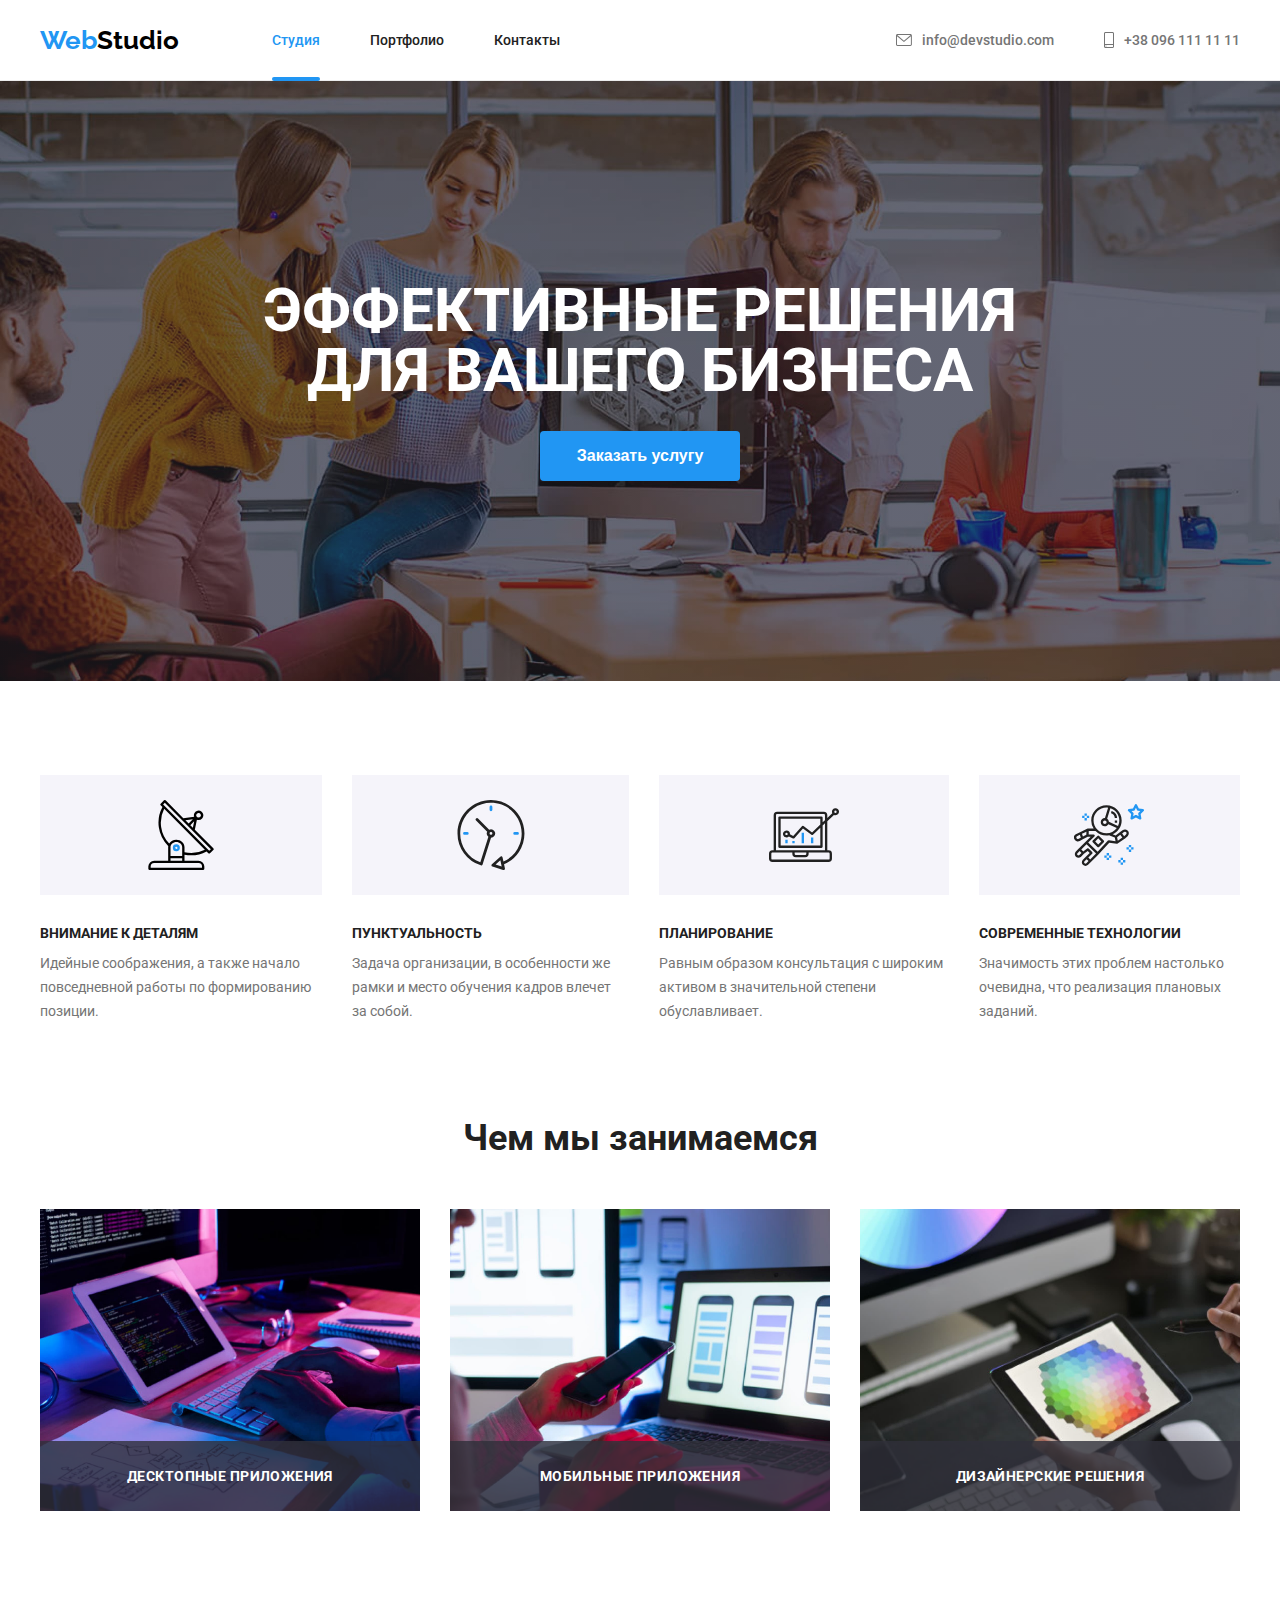
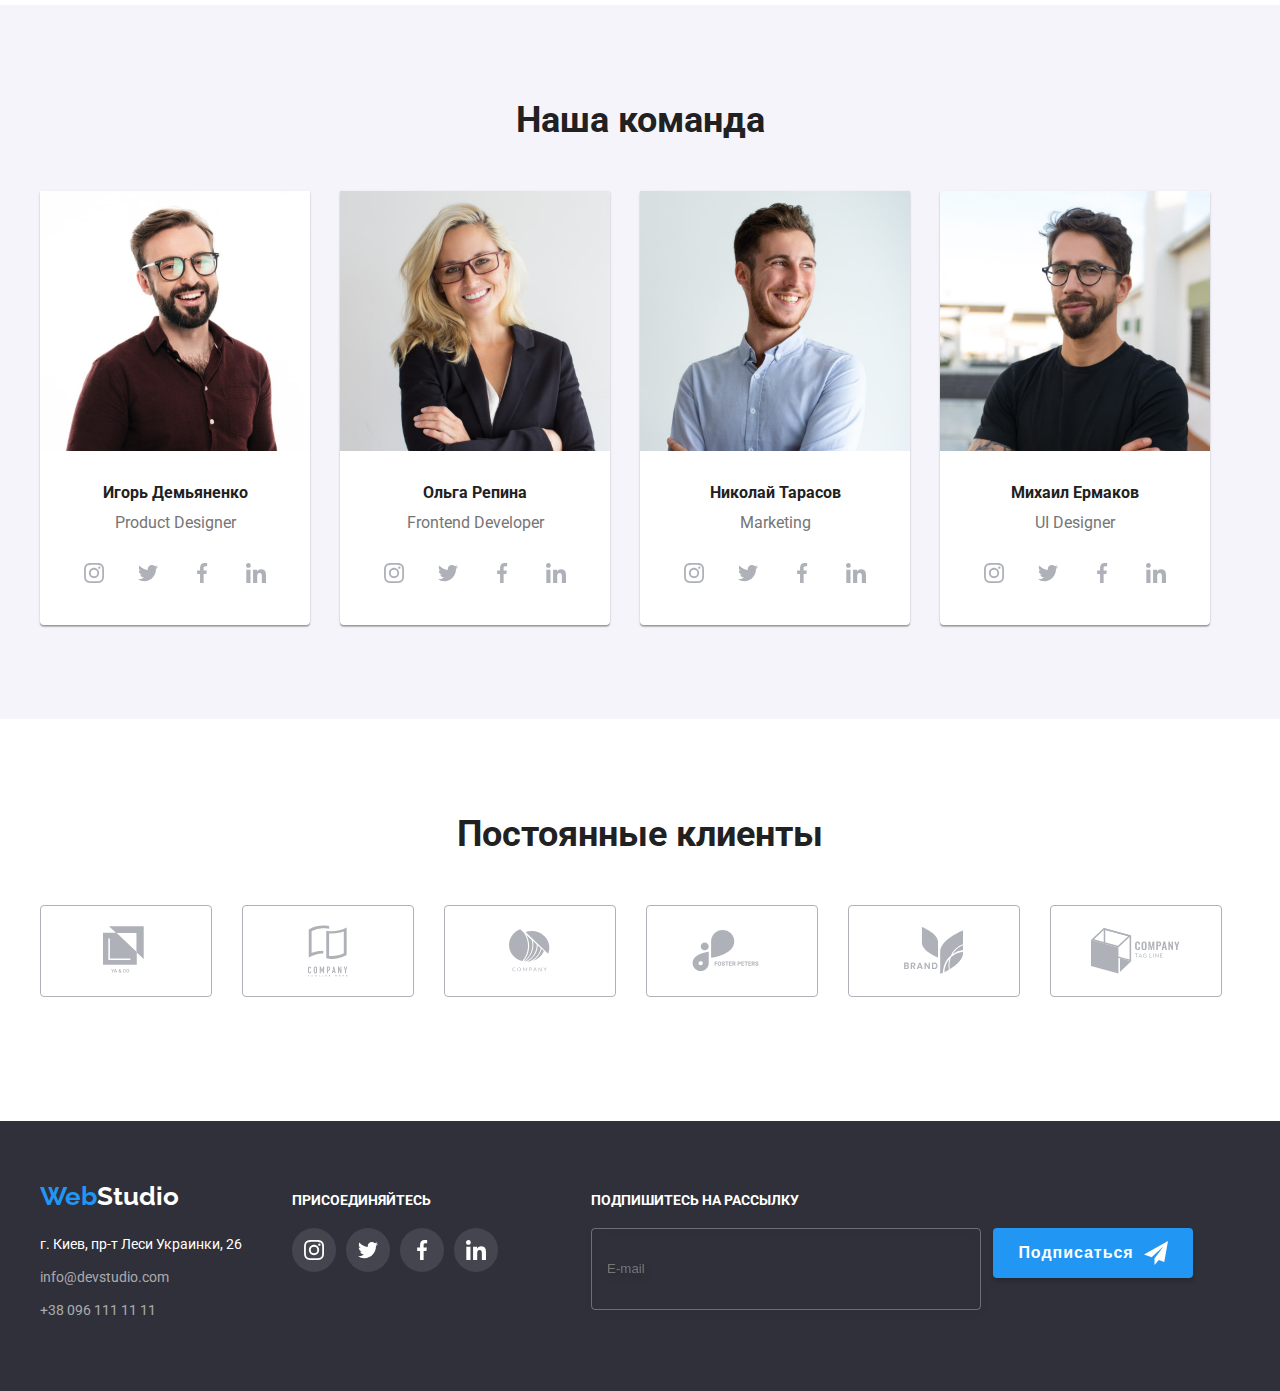
<file: index.html>
<!DOCTYPE html>
<html lang="ru">
  <head>
    <meta charset="UTF-8" />
    <meta name="viewport" content="width=device-width, initial-scale=1.0" />
    <title>WebStudio</title>
    <link rel="preconnect" href="https://fonts.gstatic.com">
    <link 
      href="https://fonts.googleapis.com/css2?family=Oleo+Script&family=Raleway:wght@700&family=Roboto:wght@400;500;700;900&display=swap"
      rel="stylesheet">
    <link 
      rel="stylesheet" href="https://cdnjs.cloudflare.com/ajax/libs/modern-normalize/1.0.0/modern-normalize.css"
      integrity="sha512-Zx6MlUMKSVJoQ+83OwhdILe8cSEsCzfqThJd7J/VA2UrK6Ctj85p+xzqfyuNXE5B1k25uUdmJ2OzItbBy9GHAQ=="
      crossorigin="anonymous" />  
    <link rel="stylesheet" href="./css/common-styles.css">
    <link rel="stylesheet" href="./css/index.css">
  </head>

<body>

    <!--navigation goit-markup-hw-06-->
    <header>
        <div class="container">
            <nav>
                <a href="./index.html" class="logo"><span class="logo-accent">Web</span>Studio</a>

                <ul class="header-nav-menu">
                <li class="header-nav-menu-item"><a href="./index.html" class="current">Студия</a></li>
                <li class="header-nav-menu-item"><a href="./pages/portfolio.html">Портфолио</a></li>
                <li class="header-nav-menu-item"><a href="./pages/contacts.html">Контакты</a></li>
                </ul>
            </nav>

            <ul class="header-nav-text">
                <li class="mail">
                    <a href="mailto:info@devstudio.com">
                        <svg class="icon">
                            <use href="./images/icons.svg#icon-envelope"></use>
                        </svg>
                        info@devstudio.com
                    </a>
                </li>
                <li class="tel">
                <a href="tel:+380961111111">
                    <svg class="icon">
                        <use href="./images/icons.svg#icon-smartphone"></use>
                    </svg>
                    +38 096 111 11 11</a>
                </li>
            </ul>
        </div>
    </header>

    <main>
      <!--hero section-->
    <section class="hero">
      <div class="container">
        <h1>Эффективные решения <br />для вашего бизнеса</h1>
        <button type="button" data-modal-open>Заказать услугу</button>
      </div>
    </section>

      <!--Why we section-->
    <section class="why-we">
        <div class="container">
            <h2 class="visually-hidden">Why we</h2>
                <ul>
                <li>
                    <div class="icon-bg">
                        <svg class="why-we-icon">
                            <use href="./images/icons.svg#icon-antenna1"></use>
                        </svg>
                    </div>
                    <h3>Внимание к деталям</h3>
                    <p>
                        Идейные соображения, а также начало повседневной работы по
                        формированию позиции.
                    </p>
                </li>
                <li>
                    <div class="icon-bg">
                        <svg class="why-we-icon">
                            <use href="./images/icons.svg#icon-clock1"></use>
                        </svg>
                    </div>
                    <h3>Пунктуальность</h3>
                    <p>
                        Задача организации, в особенности же рамки и место обучения
                        кадров влечет за собой.
                    </p>
                </li>
                <li>
                    <div class="icon-bg">
                        <svg class="why-we-icon">
                            <use href="./images/icons.svg#icon-diagram1"></use>
                        </svg>
                    </div>
                    <h3>Планирование</h3>
                    <p>
                        Равным образом консультация с широким активом в значительной
                        степени обуславливает.
                    </p>
                </li>
                <li>
                    <div class="icon-bg">
                        <svg class="why-we-icon">
                            <use href="./images/icons.svg#icon-astronaut1"></use>
                        </svg>
                    </div>
                <h3>Современные технологии</h3>
                <p>
                    Значимость этих проблем настолько очевидна, что реализация
                    плановых заданий.
                </p>
                </li>
            </ul>
        </div>
    </section>

      <!--What are we doing section-->
    <section class="what-are-we-doing">
        <div class="container">
            <h2>Чем мы занимаемся</h2>
            <div class="images">
                <div class="thumb">
                    <img src="./images/img1_o.jpg" alt="programer-working-his-desk-office" />
                    <div class="image-stick">
                        <p>десктопные приложения</p>
                    </div>
                </div>
                <div class="thumb">
                    <img src="./images/img2_o.jpg" alt="designers-are-developing-application-smartphones"/>
                    <div class="image-stick">
                        <p>мобильные приложения</p>
                    </div>
                </div>
                <div class="thumb">
                    <img src="./images/img3_o.jpg" alt="web-design-with-working-colour-selection-graphic-tablete"/>
                    <div class="image-stick">
                        <p>дизайнерские решения </p>
                    </div>
                </div>
            </div>
        </div>
    </section>

      <!--Our team section-->
    <section class="our-team">
        <div class="container">
            <h2>Наша команда</h2>
            <ul class="card-list">
                <li class="cards">
                    <img src="./images/igor_dem_o.jpg" alt="photo of igor_dem" />
                    <h3>Игорь Демьяненко</h3>
                    <p>Product Designer</p>
                    <ul class="social-links">
                        <li>
                            <a>
                                <svg class="icon">
                                    <use href="./images/icons.svg#icon-instagram1"></use>
                                </svg>
                            </a>
                        </li>
                        <li>
                            <a>
                                <svg class="icon">
                                    <use href="./images/icons.svg#icon-twitter1"></use>
                                </svg>
                            </a>
                        </li>
                        <li>
                            <a>
                                <svg class="icon">
                                    <use href="./images/icons.svg#icon-facebook"></use>
                                </svg>
                            </a>
                        </li>
                        <li>
                            <a>
                                <svg class="icon">
                                    <use href="./images/icons.svg#icon-linkedin1"></use>
                                </svg>
                            </a>
                        </li>
                    </ul>
                </li>
                <li class="cards">
                    <img src="./images/olga_rep_o.jpg" alt="photo of olga_rep" />
                    <h3>Ольга Репина</h3>
                    <p>Frontend Developer</p>
                    <ul class="social-links">
                        <li>
                            <a>
                                <svg class="icon">
                                    <use href="./images/icons.svg#icon-instagram1"></use>
                                </svg>
                            </a>
                        </li>
                        <li>
                            <a>
                                <svg class="icon">
                                    <use href="./images/icons.svg#icon-twitter1"></use>
                                </svg>
                            </a>
                        </li>
                        <li>
                            <a>
                                <svg class="icon">
                                    <use href="./images/icons.svg#icon-facebook"></use>
                                </svg>
                            </a>
                        </li>
                        <li>
                            <a>
                                <svg class="icon">
                                    <use href="./images/icons.svg#icon-linkedin1"></use>
                                </svg>
                            </a>
                        </li>
                    </ul>
                </li>
                <li class="cards">
                    <img src="./images/nikolay_tar_o.jpg" alt="photo of nikolay_tar" />
                    <h3>Николай Тарасов</h3>
                    <p>Marketing</p>
                    <ul class="social-links">
                        <li>
                            <a>
                                <svg class="icon">
                                    <use href="./images/icons.svg#icon-instagram1"></use>
                                </svg>
                            </a>
                        </li>
                        <li>
                            <a>
                                <svg class="icon">
                                    <use href="./images/icons.svg#icon-twitter1"></use>
                                </svg>
                            </a>
                        </li>
                        <li>
                            <a>
                                <svg class="icon">
                                    <use href="./images/icons.svg#icon-facebook"></use>
                                </svg>
                            </a>
                        </li>
                        <li>
                            <a>
                                <svg class="icon">
                                    <use href="./images/icons.svg#icon-linkedin1"></use>
                                </svg>
                            </a>
                        </li>
                    </ul>
                </li>
                <li class="cards">
                    <img src="./images/mikhail_erm_o.jpg" alt="photo of mikhail_erm" />
                    <h3>Михаил Ермаков</h3>
                    <p>UI Designer</p>
                    <ul class="social-links">
                        <li>
                            <a>
                                <svg class="icon">
                                    <use href="./images/icons.svg#icon-instagram1"></use>
                                </svg>
                            </a>
                        </li>
                        <li>
                            <a>
                                <svg class="icon">
                                    <use href="./images/icons.svg#icon-twitter1"></use>
                                </svg>
                            </a>
                        </li>
                        <li>
                            <a>
                                <svg class="icon">
                                    <use href="./images/icons.svg#icon-facebook"></use>
                                </svg>
                            </a>
                        </li>
                        <li>
                            <a>
                                <svg class="icon">
                                    <use href="./images/icons.svg#icon-linkedin1"></use>
                                </svg>
                            </a>
                        </li>
                    </ul>
                </li>
            </ul>
        </div>
    </section>

    <!-- Clients section -->
    <section class="clients">
        <div class="container">
            <h2>Постоянные клиенты</h2>
            <ul class="clients-cards">
                <li>
                    <svg style="width: 45px; height: 50px;">
                        <use href="./images/icons.svg#icon-logo1"></use>
                    </svg>
                </li>
                <li>
                    <svg style="width: 40px; height: 52px;">
                        <use href="./images/icons.svg#icon-logo2"></use>
                    </svg>
                </li>
                <li>
                    <svg style="width: 41px; height: 43px;">
                        <use href="./images/icons.svg#icon-logo3"></use>
                    </svg>
                </li>
                <li>
                    <svg style="width: 80px; height: 42px;">
                        <use href="./images/icons.svg#icon-logo4"></use>
                    </svg>
                </li>
                <li>
                    <svg style="width: 59px; height: 47px;">
                        <use href="./images/icons.svg#icon-logo5"></use>
                    </svg>
                </li>
                <li>
                    <svg style="width: 89px; height: 46px;">
                        <use href="./images/icons.svg#icon-logo6"></use>
                    </svg>
                </li>
            </ul>

        </div>
    </section>

    <!-- MODAL WINDOW -->
    <div class="backdrop is-hidden" data-modal>
        <div class="modal-window">
            <h3>
                Оставьте свои данные, мы вам перезвоним
            </h3>

            <form autocomplete="off">

                <label>
                    Имя
                    <input type="text" name="username" />
                    <svg class="input-icon">
                        <use href="./images/icons.svg#icon-person-black-18dp-1-1"></use>
                    </svg>
                </label>

                <label>
                    Телефон
                    <input type="text" name="phone" />
                    <svg class="input-icon">
                        <use href="./images/icons.svg#icon-phone-black-18dp-1-1"></use>
                    </svg>
                </label>

                <label>
                    Почта
                    <input type="text" name="email-md" />
                    <svg class="input-icon">
                        <use href="./images/icons.svg#icon-email-black-18dp-1-1"></use>
                    </svg>
                </label>

                <label class="comment">
                    Комментарий
                    <textarea name="comment" rows="10" placeholder="Введите текст"></textarea>
                </label>

                <label class="check-box">
                    <input type="checkbox"/>
                    <svg class="check-box-icon">
                        <use href="./images/icons.svg#icon-icon-check-1"></use>
                    </svg>
                    <span>Соглашаюсь с рассылкой и принимаю&nbsp;</span>
                    <a href="/">Условия договора</a>
                </label>

                <button type="submit" class="send">Отправить</button>
            </form>


            <button data-modal-close class="close-button">
                <svg class="icon" style="width: 30px; height: 30px;">
                    <use href="./images/icons.svg#icon-close"></use>
                </svg>
            </button>

        </div>
    </div>
    
    </main>

    <!--Footer section-->
    <footer>
        <div class="container">

            <div class="main-contacts">
                <a href="./index.html" class="logo"><span class="logo-accent">Web</span>Studio</a>
                <address>
                <p>г. Киев, пр-т Леси Украинки, 26</p>
                <a href="mailto:info@devstudio.com">info@devstudio.com</a>
                <a href="tel:+380961111111">+38 096 111 11 11</a>
                </address>       
            </div>

            <div class="add-us">
                <h3>
                    присоединяйтесь
                </h3>
                    <ul class="social-links">
                        <li>
                            <a>
                                <svg class="icon">
                                    <use href="./images/icons.svg#icon-instagram1"></use>
                                </svg>
                            </a>
                        </li>
                        <li>
                            <a>
                                <svg class="icon">
                                    <use href="./images/icons.svg#icon-twitter1"></use>
                                </svg>
                            </a>
                        </li>
                        <li>
                            <a>
                                <svg class="icon">
                                    <use href="./images/icons.svg#icon-facebook"></use>
                                </svg>
                            </a>
                        </li>
                        <li>
                            <a>
                                <svg class="icon">
                                    <use href="./images/icons.svg#icon-linkedin1"></use>
                                </svg>
                            </a>
                        </li>
                    </ul>
            </div>

            <div class="subscribe">
                <h3>
                    Подпишитесь на рассылку
                </h3>
                <form>
                    <label>
                        <input type="text" name="email" placeholder="E-mail" />
                    </label>
                    <button type="submit">
                        Подписаться
                        <svg class="icon">
                            <use href="./images/icons.svg#icon-plane-1"></use>
                        </svg>
                    </button>
                </form>
            </div>

        </div>
    </footer>

    <script src="./js/modal.js"></script>

</body>

</html>
</file>
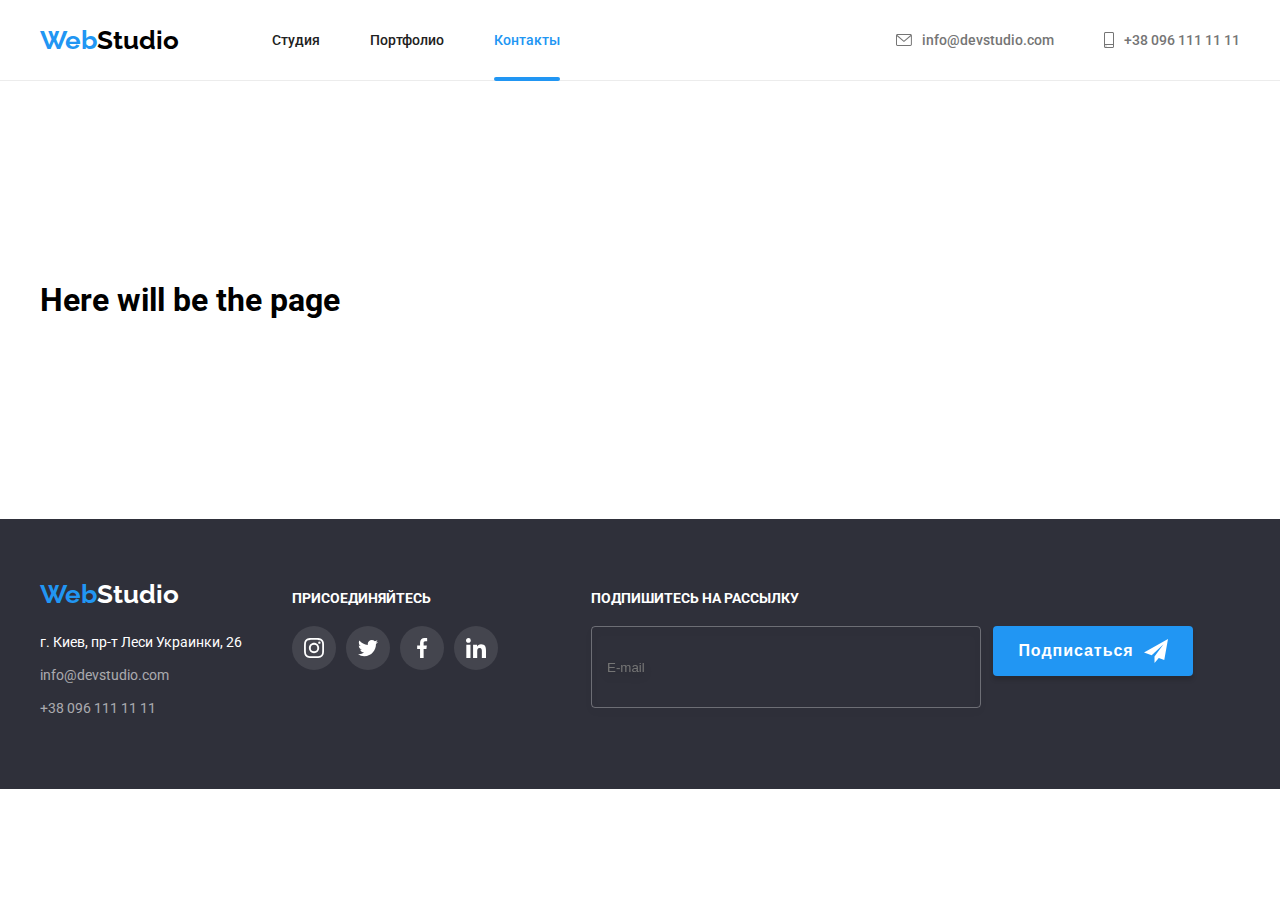
<file: pages/contacts.html>
<!DOCTYPE html>
<html lang="ru">

<head>
    <meta charset="UTF-8" />
    <meta name="viewport" content="width=device-width, initial-scale=1.0" />
    <title>WebStudio</title>
    <link rel="preconnect" href="https://fonts.gstatic.com">
    <link
        href="https://fonts.googleapis.com/css2?family=Oleo+Script&family=Raleway:wght@700&family=Roboto:wght@400;500;700;900&display=swap"
        rel="stylesheet">
    <link rel="stylesheet" href="https://cdnjs.cloudflare.com/ajax/libs/modern-normalize/1.0.0/modern-normalize.css"
        integrity="sha512-Zx6MlUMKSVJoQ+83OwhdILe8cSEsCzfqThJd7J/VA2UrK6Ctj85p+xzqfyuNXE5B1k25uUdmJ2OzItbBy9GHAQ=="
        crossorigin="anonymous" />
    <link rel="stylesheet" href="../css/common-styles.css">
    <link rel="stylesheet" href="../css/contacts.css">
</head>

<body>

    <!--navigation-->
    <header>
        <div class="container">
            <nav>
                <a href="../index.html" class="logo"><span class="logo-accent">Web</span>Studio</a>
    
                <ul class="header-nav-menu">
                    <li class="header-nav-menu-item"><a href="../index.html">Студия</a></li>
                    <li class="header-nav-menu-item"><a href="../pages/portfolio.html">Портфолио</a></li>
                    <li class="header-nav-menu-item"><a href="../pages/contacts.html" class="current">Контакты</a></li>
                </ul>
            </nav>
    
            <ul class="header-nav-text">
                <li class="mail">
                    <a href="mailto:info@devstudio.com">
                        <svg class="icon">
                            <use href="../images/icons.svg#icon-envelope"></use>
                        </svg>
                        info@devstudio.com
                    </a>
                </li>
                <li class="tel">
                    <a href="tel:+380961111111">
                        <svg class="icon">
                            <use href="../images/icons.svg#icon-smartphone"></use>
                        </svg>
                        +38 096 111 11 11</a>
                </li>
            </ul>
        </div>
    </header>

    <main>
        <h1 class="container"> Here will be the page</h1>
    </main>
        <!--Footer section-->
    <footer>
        <div class="container">

            <div class="main-contacts">
                <a href="../index.html" class="logo"><span class="logo-accent">Web</span>Studio</a>
                <address>
                    <p>г. Киев, пр-т Леси Украинки, 26</p>
                    <a href="mailto:info@devstudio.com">info@devstudio.com</a>
                    <a href="tel:+380961111111">+38 096 111 11 11</a>
                </address>
            </div>

            <div class="add-us">
                <h3>
                    присоединяйтесь
                </h3>
                <ul class="social-links">
                    <li>
                        <a>
                            <svg class="icon">
                                <use href="../images/icons.svg#icon-instagram1"></use>
                            </svg>
                        </a>
                    </li>
                    <li>
                        <a>
                            <svg class="icon">
                                <use href="../images/icons.svg#icon-twitter1"></use>
                            </svg>
                        </a>
                    </li>
                    <li>
                        <a>
                            <svg class="icon">
                                <use href="../images/icons.svg#icon-facebook"></use>
                            </svg>
                        </a>
                    </li>
                    <li>
                        <a>
                            <svg class="icon">
                                <use href="../images/icons.svg#icon-linkedin1"></use>
                            </svg>
                        </a>
                    </li>
                </ul>
            </div>

            <div class="subscribe">
                <h3>
                    Подпишитесь на рассылку
                </h3>
                <form>
                    <label>
                        <input type="text" name="email" placeholder="E-mail" />
                    </label>
                    <button type="submit">
                        Подписаться
                        <svg class="icon">
                            <use href="../images/icons.svg#icon-plane-1"></use>
                        </svg>
                    </button>
                </form>
            </div>

        </div>
    </footer>


</body>

</html>
</file>
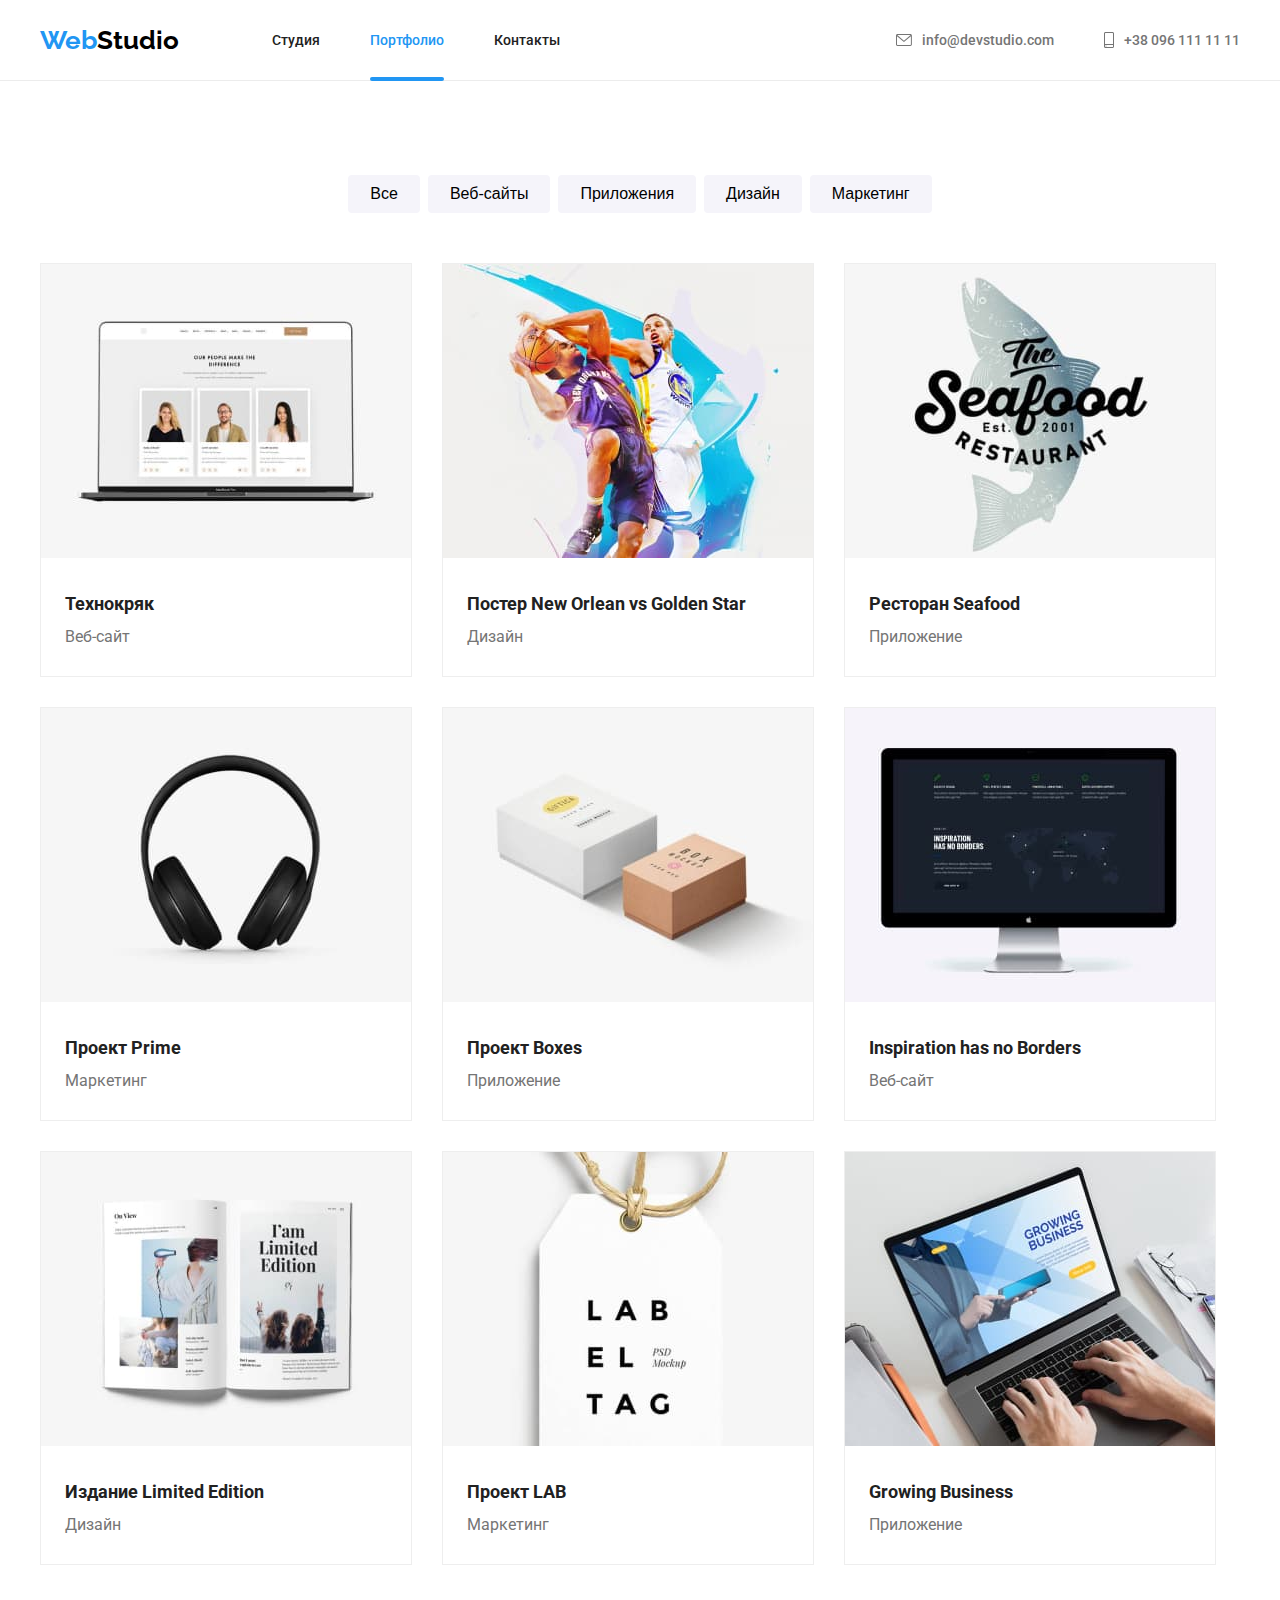
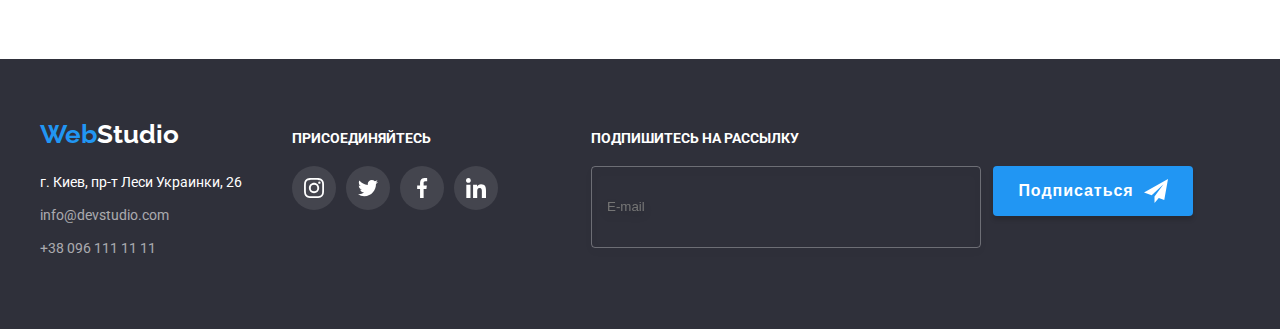
<file: pages/portfolio.html>
<!DOCTYPE html>
<html lang="ru">

<head>
    <meta charset="UTF-8" />
    <meta name="viewport" content="width=device-width, initial-scale=1.0" />
    <title>WebStudio</title>
    <link rel="preconnect" href="https://fonts.gstatic.com">
    <link
        href="https://fonts.googleapis.com/css2?family=Oleo+Script&family=Raleway:wght@700&family=Roboto:wght@400;500;700;900&display=swap"
        rel="stylesheet">
    <link rel="stylesheet" href="https://cdnjs.cloudflare.com/ajax/libs/modern-normalize/1.0.0/modern-normalize.css"
        integrity="sha512-Zx6MlUMKSVJoQ+83OwhdILe8cSEsCzfqThJd7J/VA2UrK6Ctj85p+xzqfyuNXE5B1k25uUdmJ2OzItbBy9GHAQ=="
        crossorigin="anonymous" />
    <link rel="stylesheet" href="../css/common-styles.css">
    <link rel="stylesheet" href="../css/portfolio.css">
</head>

<body>

    <!--navigation-->
    <header>
        <div class="container">
            <nav>
                <a href="../index.html" class="logo"><span class="logo-accent">Web</span>Studio</a>
    
                <ul class="header-nav-menu">
                    <li class="header-nav-menu-item"><a href="../index.html">Студия</a></li>
                    <li class="header-nav-menu-item"><a href="../pages/portfolio.html" class="current">Портфолио</a></li>
                    <li class="header-nav-menu-item"><a href="../pages/contacts.html">Контакты</a></li>
                </ul>
            </nav>
    
            <ul class="header-nav-text">
                <li class="mail">
                    <a href="mailto:info@devstudio.com">
                        <svg class="icon">
                            <use href="../images/icons.svg#icon-envelope"></use>
                        </svg>
                        info@devstudio.com
                    </a>
                </li>
                <li class="tel">
                    <a href="tel:+380961111111">
                        <svg class="icon">
                            <use href="../images/icons.svg#icon-smartphone"></use>
                        </svg>
                        +38 096 111 11 11</a>
                </li>
            </ul>
        </div>
    </header>

    <main class="container">
        
        <div>
            <h1 class="visually-hidden">Portfolio</h1>
        </div>

<!-- FILTER BUTTONS -->

        <div class="filter">
            <h2 class="visually-hidden">filter</h2>
            <ul class="ul-filter">
                <li><button type="button">Все</button></li>
                <li><button type="button">Веб-сайты</button></li>
                <li><button type="button">Приложения</button></li>
                <li><button type="button">Дизайн</button></li>
                <li><button type="button">Маркетинг</button></li>
            </ul>
        </div>

<!-- CARDS WITH OUR WORKS -->

        <div class="cards">
            
            <h2 class="visually-hidden">our projects</h2>
            
            <ul class="ul-cards">
                <li class="li-card">
                    <a href="/">
                        <div class="img-overlay">
                            <img src="../images/techno_o.jpg" alt="Технокряк">
                            <div class="text-overlay">
                                <p>Технокряк это современная площадка распространения коронавируса. Компании используют эту платформу для цифрового
                                    шпионажа и атак на защищённые сервера конкурентов.</p>
                            </div>
                        </div>
                        <div class="li-container">
                            <h3>Технокряк</h3>
                            <p>Веб-сайт</p>
                        </div>
                    </a>
                </li>
                <li class="li-card">
                    <a href="/">
                        <div class="img-overlay">
                            <img src="../images/poster_o.jpg" alt="Постер New Orlean vs Golden Star">
                            <div class="text-overlay">
                                <p>Технокряк это современная площадка распространения коронавируса. Компании используют эту платформу для цифрового
                                    шпионажа и атак на защищённые сервера конкурентов.</p>
                            </div>
                        </div>
                        <div class="li-container">
                            <h3>Постер New Orlean vs Golden Star</h3>
                            <p>Дизайн</p>
                        </div>
                    </a>
                </li>
                <li class="li-card">
                    <a href="/">
                        <div class="img-overlay">
                            <img src="../images/seafood_o.jpg" alt="Seafood">
                            <div class="text-overlay">
                                <p>Технокряк это современная площадка распространения коронавируса. Компании используют эту платформу для цифрового
                                    шпионажа и атак на защищённые сервера конкурентов.</p>
                            </div>
                        </div>
                            
                        <div class="li-container">
                            <h3>Ресторан Seafood</h3>
                            <p>Приложение</p>
                        </div>
                    </a>
                </li>
                <li class="li-card">
                    <a href="/">
                        <div class="img-overlay">
                            <img src="../images/prime_o.jpg" alt="Prime">
                            <div class="text-overlay">
                                <p>Технокряк это современная площадка распространения коронавируса. Компании используют эту платформу для цифрового
                                    шпионажа и атак на защищённые сервера конкурентов.</p>
                            </div>
                        </div>
                            
                        <div class="li-container">
                            <h3>Проект Prime</h3>
                            <p>Маркетинг</p>
                        </div>
                    </a>
                </li>
                <li class="li-card">
                    <a href="/">
                        <div class="img-overlay">
                            <img src="../images/box_o.jpg" alt="Boxes">
                            <div class="text-overlay">
                                <p>Технокряк это современная площадка распространения коронавируса. Компании используют эту платформу для цифрового
                                    шпионажа и атак на защищённые сервера конкурентов.</p>
                            </div>
                        </div>
                            
                        <div class="li-container">
                            <h3>Проект Boxes</h3>
                            <p>Приложение</p>
                        </div>
                    </a>
                </li>
                <li class="li-card">
                    <a href="/">
                        <div class="img-overlay">
                            <img src="../images/inspiration_o.jpg" alt="Inspiration">
                            <div class="text-overlay">
                                <p>Технокряк это современная площадка распространения коронавируса. Компании используют эту платформу для цифрового
                                    шпионажа и атак на защищённые сервера конкурентов.</p>
                            </div>
                        </div>
                            
                        <div class="li-container">
                            <h3>Inspiration has no Borders</h3>
                            <p>Веб-сайт</p>
                        </div>
                    </a>
                </li>
                <li class="li-card">
                    <a href="/">
                        <div class="img-overlay">
                            <img src="../images/limited_o.jpg" alt="Limited Edition">
                            <div class="text-overlay">
                                <p>Технокряк это современная площадка распространения коронавируса. Компании используют эту платформу для цифрового
                                    шпионажа и атак на защищённые сервера конкурентов.</p>
                            </div>
                        </div>
                            
                        <div class="li-container">
                            <h3>Издание Limited Edition</h3>
                            <p>Дизайн</p>
                        </div>
                    </a>
                </li>
                <li class="li-card">
                    <a href="/">
                        <div class="img-overlay">
                            <img src="../images/lab_o.jpg" alt="LAB">
                            <div class="text-overlay">
                                <p>Технокряк это современная площадка распространения коронавируса. Компании используют эту платформу для цифрового
                                    шпионажа и атак на защищённые сервера конкурентов.</p>
                            </div>
                        </div>
                        
                        <div class="li-container">
                            <h3>Проект LAB</h3>
                            <p>Маркетинг</p>
                        </div>
                    </a>
                </li>
                <li class="li-card">
                    <a href="/">
                        <div class="img-overlay">
                            <img src="../images/growning_o.jpg" alt="Growing Business">
                            <div class="text-overlay">
                                <p>Технокряк это современная площадка распространения коронавируса. Компании используют эту платформу для цифрового
                                    шпионажа и атак на защищённые сервера конкурентов.</p>
                            </div>
                        </div>
                        
                        <div class="li-container">
                            <h3>Growing Business</h3>
                            <p>Приложение</p>
                        </div>
                    </a>
                </li>
            </ul>
        </div>

    </main>

    <!--FOOTER-->
    <footer>
        <div class="container">

            <div class="main-contacts">
                <a href="../index.html" class="logo"><span class="logo-accent">Web</span>Studio</a>
                <address>
                    <p>г. Киев, пр-т Леси Украинки, 26</p>
                    <a href="mailto:info@devstudio.com">info@devstudio.com</a>
                    <a href="tel:+380961111111">+38 096 111 11 11</a>
                </address>
            </div>

            <div class="add-us">
                <h3>
                    присоединяйтесь
                </h3>
                <ul class="social-links">
                    <li>
                        <a>
                            <svg class="icon">
                                <use href="../images/icons.svg#icon-instagram1"></use>
                            </svg>
                        </a>
                    </li>
                    <li>
                        <a>
                            <svg class="icon">
                                <use href="../images/icons.svg#icon-twitter1"></use>
                            </svg>
                        </a>
                    </li>
                    <li>
                        <a>
                            <svg class="icon">
                                <use href="../images/icons.svg#icon-facebook"></use>
                            </svg>
                        </a>
                    </li>
                    <li>
                        <a>
                            <svg class="icon">
                                <use href="../images/icons.svg#icon-linkedin1"></use>
                            </svg>
                        </a>
                    </li>
                </ul>
            </div>

            <div class="subscribe">
                <h3>
                    Подпишитесь на рассылку
                </h3>
                <form>
                    <label>
                        <input type="text" name="email" placeholder="E-mail" />
                    </label>
                    <button type="submit">
                        Подписаться
                        <svg class="icon">
                            <use href="../images/icons.svg#icon-plane-1"></use>
                        </svg>
                    </button>
                </form>
            </div>

        </div>
    </footer>


</body>

</html>
</file>
<file: css/common-styles.css>
/* COMMON */

:root {
    --white: #ffffff;
    --accent-blue: #2196f3;
    --accent-blue-active: #188ce8;
    --logo-black: #000000;
    --font-black: #212121;
    --font-grey: #757575;
    --line-grey: #ececec;
    --background-navy: #2f303a;
    --white-op60: #ffffff99;
    --backgroud-grey: #f5f4fa;
}

*,
::after,
::before {
    margin: 0;
    padding: 0;
}

ul {
    list-style: none;
}

address {
    font-style: normal;
}

a {
    text-decoration: none;
}

body {
    font-family: roboto, sans-serif;
}

button {
    border: none;
}

.visually-hidden {
    position: absolute;
    width: 1px;
    height: 1px;
    margin: -1px;
    border: 0;
    padding: 0;

    white-space: nowrap;
    clip-path: inset(100%);
    clip: rect(0 0 0 0);
    overflow: hidden;
}

h2,
h3 {
    color: var(--font-black);
}

h2 {
    font-weight: 700;
    font-style: normal;
    font-size: 36px;
    line-height: 42px;
}

h3 {
    font-weight: 700;
    font-style: normal;
    font-size: 14px;
    line-height: 16px;
}

p {
    color: var(--font-grey);
    font-weight: 400;
    font-style: normal;
    font-size: 14px;
    line-height: 24px;
}

.container {
    margin-left: auto;
    margin-right: auto;
    max-width: 1200px;
    padding-left: 15px;
    padding-right: 15px;
}

/* HEADER */

.logo-accent {
    color: var(--accent-blue);
}

header {
    border-bottom: 1px solid var(--line-grey);
}

header .logo {
    color: var(--logo-black);
}

.logo {
    font-family: Raleway, sans-serif;
    font-weight: 700;
    font-style: normal;
    font-size: 26px;
    line-height: 31px;
}

.header-nav-menu a {
    color: var(--font-black);
    font-weight: 500;
    font-style: normal;
    font-size: 14px;
    transition-property: color;
    transition-duration: 250ms;
    transition-timing-function: cubic-bezier(0.4, 0, 0.2, 1);
}

.header-nav-text a {
    color: var(--font-grey);
    font-weight: 500;
    font-style: normal;
    font-size: 14px;
    display: flex;
    transition-property: color;
    transition-duration: 250ms;
    transition-timing-function: cubic-bezier(0.4, 0, 0.2, 1);
}

.header-nav-menu a:hover,
.header-nav-text a:hover,
.header-nav-menu a:focus,
.header-nav-text a:focus,
.header-nav-menu .current {
    color: var(--accent-blue);
    fill: var(--accent-blue);
}

.header-nav-menu-item a:hover::after,
.header-nav-menu-item a:focus::after,
.header-nav-menu .current::after {
    background-color: var(--accent-blue);
}

.header-nav-menu-item a::after {
    content: '';
    position: absolute;
    bottom: -1px;
    display: flex;
    width: 100%;
    height: 4px;
    border-radius: 2px;
    transition-property: background-color;
    transition-duration: 250ms;
    transition-timing-function: cubic-bezier(0.4, 0, 0.2, 1);
    background-color: transparent;
}

header .icon {
    fill: currentColor;
    margin-right: 10px;
}

.mail .icon {
    width: 16px;
    height: 12px;
}

.tel .icon {
    width: 10px;
    height: 16px;
}

header .container,
.header-nav-menu,
.header-nav-text,
.container nav {
    display: flex;
    align-items: center;
}

.header-nav-menu {
    margin-left: 93px;
}

.header-nav-menu-item {
    position: relative;
}

.header-nav-menu li:not(:first-child),
.header-nav-text li:not(:first-child) {
    margin-left: 50px;
    white-space: nowrap;
}

.header-nav-text {
    margin-left: auto;
}

.header-nav-menu a,
.header-nav-text a {
    display: flex;
    padding-top: 32px;
    padding-bottom: 32px;
    align-items: center;
}

/* FOOTER */

footer {
    background-color: var(--background-navy);
    font-weight: 400;
    font-style: normal;
    font-size: 14px;
    line-height: 24px;
    padding-bottom: 60px;
    padding-top: 60px;
}

footer p {
    color: var(--white);
}

footer a {
    color: var(--white-op60);
}

.add-us {
    margin-left: 50px;
}

.add-us h3,
.subscribe h3 {
    color: var(--white);
    text-transform: uppercase;
    display: inline-flex;
    margin-bottom: 20px;
}

footer .social-links {
    display: flex;
}

footer .icon {
    width: 20px;
    height: 20px;
    fill: var(--white);
}

footer .container {
    display: flex;
    align-items: baseline;
}

footer .logo {
    color: var(--white);
    display: inline-flex;
    padding-bottom: 20px;
}

address p,
address a {
    display: block;
    margin-bottom: 9px;
}

.add-us a {
    display: flex;
}

.add-us li {
    width: 44px;
    height: 44px;
    background-color: rgba(255, 255, 255, 10%);
    border-radius: 50%;
    margin-left: 10px;
    display: flex;
    align-items: center;
    justify-content: center;
    transition-property: background-color;
    transition-duration: 250ms;
    transition-timing-function: cubic-bezier(0.4, 0, 0.2, 1);
}

.add-us li:first-child {
    margin-left: 0px;
}

.add-us li:hover,
.add-us li:focus {
    background-color: var(--accent-blue);
}

.subscribe {
    margin-left: 93px;
}

.subscribe form {
    display: flex;
}

.subscribe input {
    width: 358px;
    height: 50px;
    padding: 15px;
    outline: none;
    border: 1px solid rgba(255, 255, 255, 0.3);
    filter: drop-shadow(0px 4px 4px rgba(0, 0, 0, 0.15));
    border-radius: 4px;
    background-color: inherit;

    color: var(--white);

    transition-property: border;
    transition-duration: 250ms;
    transition-timing-function: cubic-bezier(0.4, 0, 0.2, 1);
}

.subscribe button {
    display: flex;
    justify-content: center;
    align-items: center;
    width: 200px;
    height: 50px;
    padding: 10px;
    margin-left: 12px;

    background-color: var(--accent-blue);
    color: var(--white);
    box-shadow: 0px 4px 4px rgba(0, 0, 0, 0.15);
    border-radius: 4px;

    font-weight: bold;
    font-size: 16px;
    line-height: 30px;
    letter-spacing: 0.06em;

    transition-property: background-color;
    transition-duration: 250ms;
    transition-timing-function: cubic-bezier(0.4, 0, 0.2, 1);
}

.subscribe .icon {
    width: 24px;
    height: 24px;
    margin-left: 10px;
}

.subscribe button:hover,
.subscribe button:focus {
    background-color: var(--accent-blue-active);
}

.subscribe input:focus {
    border-color: var(--accent-blue);
}

/* .container,
.header-nav-menu,
.header-nav-text {
    outline: crimson solid 1px;
} */
</file>
<file: css/index.css>
.why-we,
.what-are-we-doing,
.our-team,
.clients {
    padding-top: 94px;
}

.what-are-we-doing,
.our-team,
.clients {
    padding-bottom: 94px;
}

.hero {
    color: var(--white);
    font-weight: 900;
    font-style: normal;
    font-size: 30px;
    line-height: 60px;
    text-align: center;
    text-transform: uppercase;
    display: flex;
    align-items: center;
    justify-content: center;
    margin-left: auto;
    margin-right: auto;
    min-height: 600px;
    max-width: 1600px;
    background: linear-gradient(
            to right,
            rgba(47, 48, 58, 0.4),
            rgba(47, 48, 58, 0.4)
        ),
        url(../images/effective.jpg);
    background-size: cover;
    background-position: 50% 50%;
}

.hero button {
    color: inherit;
    background-color: var(--accent-blue);
    font-weight: 700;
    font-style: normal;
    font-size: 16px;
    line-height: 30px;
    min-width: 200px;
    min-height: 50px;
    border-radius: 4px;
    margin-top: 30px;
    transition-property: background-color;
    transition-duration: 250ms;
    transition-timing-function: cubic-bezier(0.4, 0, 0.2, 1);
}

.hero button:hover,
.hero button:focus {
    color: inherit;
    background-color: var(--accent-blue-active);
}

.why-we ul {
    display: flex;
}

.why-we li {
    width: calc(100% / 4 - 30);
    margin-right: 30px;
}

.why-we li:last-child {
    margin-right: 0px;
}

.why-we h3 {
    padding-bottom: 10px;
    text-transform: uppercase;
}

.why-we-icon {
    width: 70px;
    height: 70px;

    /* padding: 25px 100px; */
}

.icon-bg {
    margin-bottom: 30px;
    height: 120px;
    background-color: var(--backgroud-grey);
    display: flex;
    justify-content: center;
    align-items: center;
}

/* .why-we ul,
.why-we li,
.what-are-we-doing img,
.our-team li {
    outline: 1px solid darkcyan;
} */

.what-are-we-doing .images {
    display: flex;
    padding-top: 50px;
}

.what-are-we-doing,
.our-team {
    text-align: center;
}

.what-are-we-doing .thumb {
    width: calc((100% - 60px) / 3);
    margin-right: 30px;
    position: relative;
    display: flex;
}

.what-are-we-doing .thumb:last-child {
    margin-right: 0px;
}

.what-are-we-doing img {
    width: 100%;
}

.image-stick {
    position: absolute;
    display: flex;
    bottom: 0;
    height: 70px;
    width: 100%;
    background-color: rgba(47, 48, 58, 0.8);
    justify-content: center;
    align-items: center;
}

.image-stick p {
    text-transform: uppercase;
    font-weight: 700;
    color: var(--white);
    letter-spacing: 0.03em;
}

/* our-team */

.our-team .card-list {
    display: flex;
    padding-top: 50px;
}

.our-team .cards {
    width: calc(100% / 4 - 30px);
    margin-right: 30px;
    background-color: var(--white);
    box-shadow: 0px 1px 3px rgba(0, 0, 0, 0.12), 0px 1px 1px rgba(0, 0, 0, 0.14),
        0px 2px 1px rgba(0, 0, 0, 0.2);
    border-radius: 0px 0px 4px 4px;
}

.our-team {
    background-color: var(--backgroud-grey);
}

.our-team li:last-child {
    margin-right: 0px;
}

.our-team img {
    width: 100%;
}

.our-team h3 {
    font-size: 16px;
    padding-bottom: 10px;
}

.our-team img {
    font-size: 16px;
    padding-bottom: 30px;
}

.our-team p {
    font-size: 16px;
    padding-bottom: 16px;
}

.our-team .icon {
    width: 20px;
    height: 20px;
    fill: currentColor;
}

.our-team .social-links {
    display: flex;
    flex-wrap: wrap;
    color: #afb1b8;
    padding-left: 32px;
    padding-right: 32px;
    justify-content: space-between;
    padding-bottom: 30px;
}

.our-team .social-links a {
    display: flex;
    width: 44px;
    height: 44px;
    justify-content: center;
    align-items: center;
    border-radius: 50% 50%;
    transition-property: background-color, color;
    transition-duration: 250ms;
    transition-timing-function: cubic-bezier(0.4, 0, 0.2, 1);
}

.our-team .social-links a:hover,
.our-team .social-links a:focus {
    display: flex;
    color: var(--white);
    background-color: var(--accent-blue);
    border-radius: 50% 50%;
}

.clients {
    text-align: center;
}

.clients ul {
    display: flex;
    flex-wrap: wrap;
    margin-top: 50px;
}

.clients-cards li {
    display: flex;
    justify-content: center;
    align-items: center;
    width: calc(100% / 6 - 30px);
    min-width: 100px;
    height: 90px;
    color: #afb1b8;
    border: 1px solid currentColor;
    fill: currentColor;
    border-radius: 4px;
    margin-right: 30px;
    margin-bottom: 30px;

    transition-property: background-color, color;
    transition-duration: 250ms;
    transition-timing-function: cubic-bezier(0.4, 0, 0.2, 1);
}

.clients-cards li:last-child {
    margin-right: 0px;
}

.clients-cards li:hover,
.clients-cards li:focus {
    color: var(--accent-blue);
    fill: currentColor;
}

/* MODAL WINDOW */

.backdrop {
    position: fixed;
    top: 0;
    left: 0;
    width: 100%;
    height: 100%;
    background-color: rgba(0, 0, 0, 0.2);
    opacity: 1;
    transition-property: opacity;
    transition-duration: 250ms;
    transition-timing-function: cubic-bezier(0.4, 0, 0.2, 1);
}

.backdrop.is-hidden {
    opacity: 0;
    pointer-events: none;
}

.modal-window {
    width: 528px;
    height: 581px;
    padding: 40px;
    background-color: var(--white);
    position: absolute;
    top: 50%;
    left: 50%;
    transform: translate(-50%, -50%);
}

.modal-window .icon {
    position: absolute;
    right: 8px;
    top: 8px;
    fill: currentColor;
}

.modal-window .close-button:hover,
.modal-window .close-button:focus {
    color: var(--accent-blue);
}

.modal-window h3 {
    font-size: 20px;
    line-height: 24px;
    letter-spacing: 0.03em;
}

.modal-window input,
.modal-window textarea {
    display: block;
    width: 100%;
    height: 40px;
    margin-top: 4px;

    padding-left: 37px;
    padding-top: 11px;
    padding-bottom: 11px;
    outline: none;

    border: 1px solid rgba(33, 33, 33, 0.2);
    border-radius: 4px;
    background-color: inherit;

    transition-property: border;
    transition-duration: 250ms;
    transition-timing-function: cubic-bezier(0.4, 0, 0.2, 1);
}

.comment textarea {
    padding-left: 16px;
    padding-right: 16px;
    padding-top: 12px;
    padding-bottom: 12px;
    resize: none;
    height: 120px;
}

.modal-window input:focus,
.modal-window textarea:focus {
    border-color: var(--accent-blue);
}

.modal-window input:focus + .input-icon {
    border-color: var(--accent-blue);
    fill: var(--accent-blue);
}

.modal-window label {
    position: relative;
    display: block;
    margin-top: 10px;

    font-size: 12px;
    color: var(--font-grey);
}

.modal-window ::placeholder {
    color: rgba(117, 117, 117, 0.5);
}

.modal-window label:nth-child(1) {
    margin-top: 12px;
}

.modal-window .check-box {
    display: flex;
    justify-content: center;
    align-items: center;
    margin-top: 20px;
    font-size: 14px;
    line-height: 24px;
    letter-spacing: 0.03em;
    color: #757575;
    cursor: pointer;
}

.check-box input {
    display: inline-flex;
    margin-top: 0;
    width: 1px;
    height: 1px;
    border: none;
    padding: 0;
    margin: 0;
    opacity: 0;

    -webkit-appearance: none;
    -moz-appearance: none;
    appearance: none;

    position: absolute;
}

.check-box span {
    margin-left: 8px;
    font-size: 14px;
}

.check-box a {
    font-size: 14px;
    line-height: 24px;
    letter-spacing: 0.03em;
    text-decoration-line: underline;
    color: #2196f3;
}

.modal-window .send {
    display: block;
    width: 200px;
    height: 50px;
    padding: 10px;
    margin-left: auto;
    margin-right: auto;
    margin-top: 30px;

    background-color: var(--accent-blue);
    color: var(--white);
    box-shadow: 0px 4px 4px rgba(0, 0, 0, 0.15);
    border-radius: 4px;

    font-weight: bold;
    font-size: 16px;
    line-height: 30px;
    letter-spacing: 0.06em;

    transition-property: background-color;
    transition-duration: 250ms;
    transition-timing-function: cubic-bezier(0.4, 0, 0.2, 1);
}

.modal-window .send:hover,
.modal-window .send:focus {
    background-color: var(--accent-blue-active);
}

.modal-window .input-icon {
    position: absolute;
    top: 29px;
    left: 12px;
    width: 18px;
    height: 18px;
    color: black;
    fill: currentColor;

    transition-property: fill;
    transition-duration: 250ms;
    transition-timing-function: cubic-bezier(0.4, 0, 0.2, 1);
}

.check-box-icon {
    width: 16px;
    height: 16px;
    border: 2px solid var(--font-black);
    border-radius: 2px;
}

.check-box-icon use {
    display: none;
}

.check-box input:checked + .check-box-icon use {
    display: block;
    border: none;
}

.check-box input:checked + .check-box-icon {
    display: block;
    border: none;
}
</file>
<file: css/contacts.css>
h1 {
    padding-top: 200px;
    padding-bottom: 200px;
}
</file>
<file: css/portfolio.css>
button {
    background-color: var(--backgroud-grey);
    font-weight: 500;
    font-style: normal;
    font-size: 16px;
    line-height: 26px;
    letter-spacing: 3%;
    border-radius: 4px;
    padding-left: 22px;
    padding-right: 22px;
    padding-top: 6px;
    padding-bottom: 6px;

    transition-property: background-color, color, box-shadow;
    transition-duration: 250ms;
    transition-timing-function: cubic-bezier(0.4, 0, 0.2, 1);
}

button:hover,
button:active,
button:focus {
    background-color: var(--accent-blue);
    color: var(--white);
    box-shadow: 0px 3px 1px rgba(0, 0, 0, 0.1), 0px 1px 2px rgba(0, 0, 0, 0.08),
        0px 2px 2px rgba(0, 0, 0, 0.12);
}

main {
    padding-top: 94px;
    padding-bottom: 94px;
}

.filter {
    padding-bottom: 50px;
}

.ul-filter {
    display: flex;
    justify-content: center;
}

.filter li:not(:last-child) {
    margin-right: 8px;
}

/* .ul-cards,
.cards li,
.ul-filter {
    outline: 1px solid darkcyan;
} */

.li-card a {
    display: flex;
    flex-flow: column;
}

.ul-cards {
    display: flex;
    flex-wrap: wrap;
}

.cards li {
    width: calc(100% / 3 - 30px);
    margin-right: 30px;
    margin-bottom: 30px;
    border: 1px solid #eeeeee;
    background: #ffffff;
}

.cards li:focus,
.cards li:hover {
    box-shadow: 0px 1px 1px rgba(0, 0, 0, 0.12), 0px 4px 4px rgba(0, 0, 0, 0.06),
        1px 4px 6px rgba(0, 0, 0, 0.16);
}

.cards li:nth-child(3n) {
    margin-right: 0px;
}

.cards li:nth-last-child(-n + 3) {
    margin-bottom: 0px;
}

.cards img {
    width: 100%;
}

.li-container {
    padding-left: 24px;
    padding-right: 24px;
    padding-top: 24px;
    padding-bottom: 24px;
}

.cards h3 {
    font-size: 18px;
    line-height: 36px;
}

.li-container > p {
    font-size: 16px;
    line-height: 30px;
}

.img-overlay {
    position: relative;
    overflow: hidden;
}

.text-overlay {
    position: absolute;
    top: 0;
    height: 100%;
    display: flex;
    justify-content: center;
    align-items: center;
    padding: 24px;

    background-color: rgba(33, 150, 243, 0.9);

    transform: translateY(+100%);
    transition-property: transform;
    transition-duration: 250ms;
    transition-timing-function: cubic-bezier(0.4, 0, 0.2, 1);
}

.text-overlay p {
    line-height: 28px;
    font-size: 18px;
    letter-spacing: 0.03em;
    color: var(--white);
}

.li-card:hover .text-overlay,
.li-card:focus .text-overlay {
    transform: translateY(0%);
}
</file>
